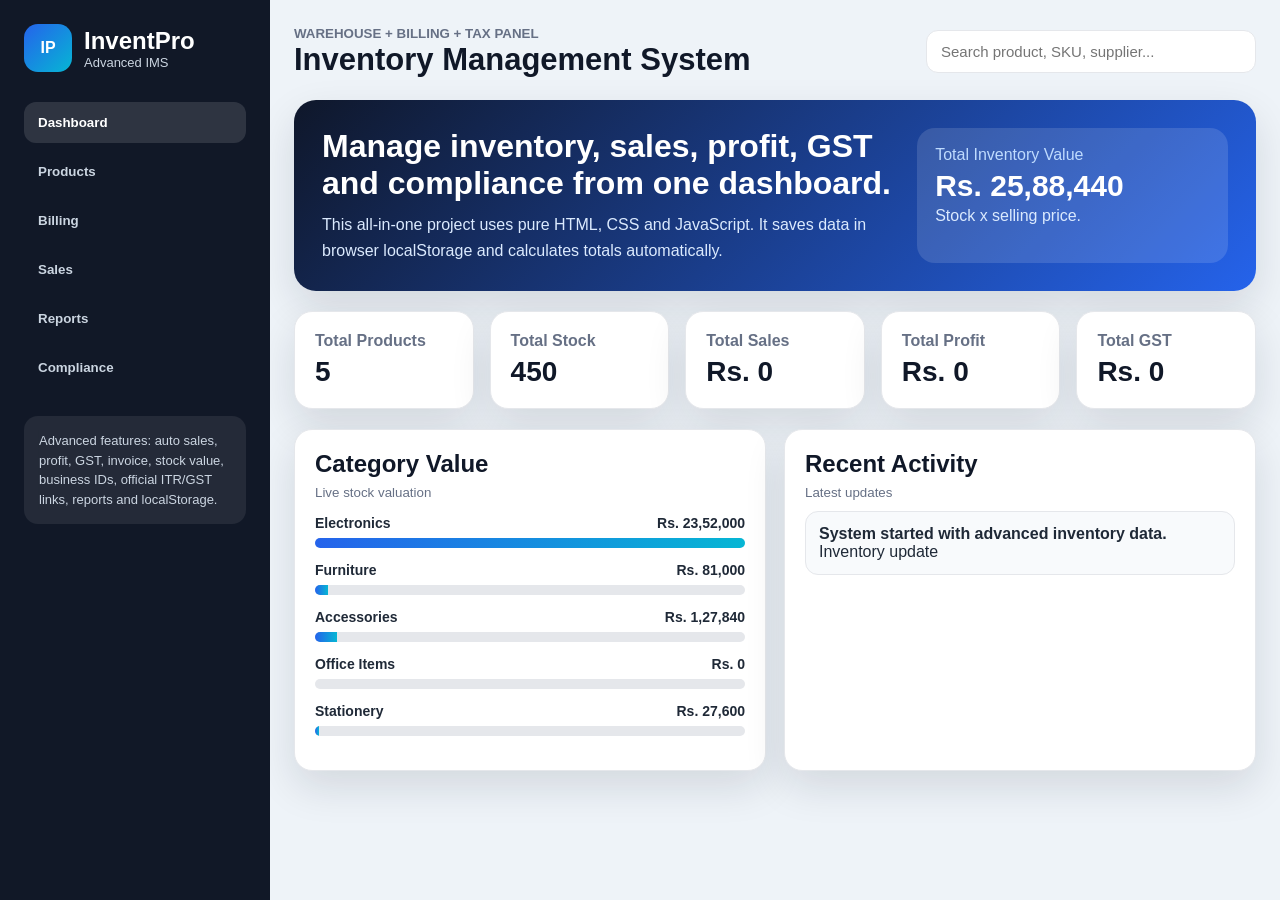
<file: index.html>
<!DOCTYPE html>
<html lang="en">
<head>
  <meta charset="UTF-8">
  <meta name="viewport" content="width=device-width, initial-scale=1.0">
  <title>Advanced Inventory Management System</title>

  <style>
    * { margin: 0; padding: 0; box-sizing: border-box; font-family: "Segoe UI", Arial, sans-serif; }

    :root {
      --bg: #eef3f8;
      --dark: #101828;
      --side: #111827;
      --card: #ffffff;
      --line: #e5e7eb;
      --muted: #667085;
      --blue: #2563eb;
      --cyan: #06b6d4;
      --green: #16a34a;
      --orange: #f97316;
      --red: #dc2626;
      --shadow: 0 16px 40px rgba(16,24,40,.12);
    }

    body { background: var(--bg); color: #1f2937; }

    .app {
      display: grid;
      grid-template-columns: 270px 1fr;
      min-height: 100vh;
    }

    .sidebar {
      background: var(--side);
      color: white;
      padding: 24px;
      position: sticky;
      top: 0;
      height: 100vh;
    }

    .logo {
      display: flex;
      gap: 12px;
      align-items: center;
      margin-bottom: 30px;
    }

    .logo-icon {
      width: 48px;
      height: 48px;
      border-radius: 14px;
      display: grid;
      place-items: center;
      background: linear-gradient(135deg,var(--blue),var(--cyan));
      font-weight: 900;
    }

    .logo p,
    .note {
      color: #cbd5e1;
      font-size: 13px;
    }

    .menu {
      display: grid;
      gap: 8px;
    }

    .menu button {
      border: 0;
      background: transparent;
      color: #cbd5e1;
      text-align: left;
      padding: 13px 14px;
      border-radius: 12px;
      font-weight: 800;
      cursor: pointer;
    }

    .menu button:hover,
    .menu button.active {
      background: rgba(255,255,255,.12);
      color: white;
    }

    .note {
      margin-top: 28px;
      background: rgba(255,255,255,.08);
      padding: 15px;
      border-radius: 14px;
      line-height: 1.5;
    }

    .main { padding: 24px; }

    .topbar {
      display: flex;
      justify-content: space-between;
      align-items: center;
      gap: 15px;
      margin-bottom: 22px;
      flex-wrap: wrap;
    }

    .title small {
      color: var(--muted);
      font-weight: 900;
      text-transform: uppercase;
    }

    .title h1 {
      font-size: 31px;
      color: var(--dark);
    }

    .search {
      width: 330px;
      padding: 12px 14px;
      border: 1px solid var(--line);
      border-radius: 12px;
      outline: 0;
    }

    .btn {
      border: 0;
      padding: 12px 16px;
      border-radius: 12px;
      background: var(--blue);
      color: white;
      font-weight: 900;
      cursor: pointer;
    }

    .btn:hover {
      filter: brightness(.96);
      transform: translateY(-1px);
    }

    .btn.dark { background: #334155; }
    .btn.green { background: var(--green); }
    .btn.red { background: var(--red); }

    .page { display: none; }
    .page.active { display: block; }

    .hero {
      display: grid;
      grid-template-columns: 1.3fr .7fr;
      gap: 18px;
      background: linear-gradient(135deg,#0f172a,#2563eb);
      color: white;
      border-radius: 22px;
      padding: 28px;
      box-shadow: var(--shadow);
      margin-bottom: 20px;
    }

    .hero h2 {
      font-size: 32px;
      margin-bottom: 10px;
    }

    .hero p {
      color: #dbeafe;
      line-height: 1.6;
    }

    .hero-box {
      background: rgba(255,255,255,.13);
      border-radius: 18px;
      padding: 18px;
    }

    .hero-box span { color: #bfdbfe; }

    .hero-box h3 {
      font-size: 30px;
      margin-top: 5px;
    }

    .stats {
      display: grid;
      grid-template-columns: repeat(5,1fr);
      gap: 16px;
      margin-bottom: 20px;
    }

    .card,
    .panel {
      background: var(--card);
      border: 1px solid var(--line);
      border-radius: 18px;
      box-shadow: var(--shadow);
    }

    .card { padding: 20px; }

    .card p {
      color: var(--muted);
      font-weight: 900;
      margin-bottom: 6px;
    }

    .card h2 {
      font-size: 28px;
      color: var(--dark);
    }

    .grid {
      display: grid;
      grid-template-columns: 390px 1fr;
      gap: 18px;
      align-items: start;
    }

    .panel {
      padding: 20px;
      margin-bottom: 18px;
    }

    .panel h2 {
      color: var(--dark);
      margin-bottom: 5px;
    }

    .panel small { color: var(--muted); }

    .form {
      display: grid;
      gap: 13px;
      margin-top: 16px;
    }

    .row {
      display: grid;
      grid-template-columns: 1fr 1fr;
      gap: 12px;
    }

    label {
      font-size: 13px;
      font-weight: 900;
      color: #344054;
      margin-bottom: 7px;
      display: block;
    }

    input,
    select {
      width: 100%;
      padding: 12px;
      border: 1px solid #d0d5dd;
      border-radius: 11px;
      outline: 0;
      font-size: 15px;
      background: white;
    }

    input:focus,
    select:focus {
      border-color: var(--blue);
      box-shadow: 0 0 0 4px rgba(37,99,235,.12);
    }

    .actions,
    .filters {
      display: flex;
      gap: 10px;
      flex-wrap: wrap;
    }

    .msg {
      color: var(--green);
      font-weight: 900;
      min-height: 22px;
    }

    .filters { margin: 16px 0; }

    .chip {
      border: 1px solid var(--line);
      background: white;
      padding: 9px 12px;
      border-radius: 999px;
      font-weight: 900;
      cursor: pointer;
    }

    .chip.active {
      background: var(--dark);
      color: white;
    }

    .table-wrap { overflow-x: auto; }

    table {
      width: 100%;
      min-width: 980px;
      border-collapse: collapse;
    }

    th,
    td {
      padding: 13px;
      border-bottom: 1px solid var(--line);
      text-align: left;
      font-size: 14px;
    }

    th {
      background: #f8fafc;
      color: #667085;
      text-transform: uppercase;
      font-size: 12px;
    }

    tbody tr:hover { background: #f8fafc; }

    .badge {
      padding: 6px 10px;
      border-radius: 999px;
      font-weight: 900;
      font-size: 12px;
      display: inline-block;
    }

    .available { background: #dcfce7; color: #15803d; }
    .low { background: #ffedd5; color: #c2410c; }
    .out { background: #fee2e2; color: #b91c1c; }

    .small {
      border: 0;
      padding: 8px 10px;
      border-radius: 9px;
      font-weight: 900;
      cursor: pointer;
    }

    .sell { background: #dcfce7; color: #15803d; }
    .edit { background: #dbeafe; color: #1d4ed8; }
    .del { background: #fee2e2; color: #b91c1c; }

    .bottom {
      display: grid;
      grid-template-columns: 1fr 1fr;
      gap: 18px;
    }

    .bar { margin: 14px 0; }

    .bar-title {
      display: flex;
      justify-content: space-between;
      font-weight: 900;
      font-size: 14px;
    }

    .track {
      height: 10px;
      background: #e5e7eb;
      border-radius: 99px;
      overflow: hidden;
      margin-top: 7px;
    }

    .fill {
      height: 100%;
      background: linear-gradient(90deg,var(--blue),var(--cyan));
    }

    .activity,
    .link-card {
      background: #f8fafc;
      border: 1px solid var(--line);
      padding: 13px;
      border-radius: 13px;
      margin-top: 10px;
    }

    .link-card a {
      color: var(--blue);
      font-weight: 900;
      text-decoration: none;
    }

    .invoice-box {
      background: white;
      color: #111827;
    }

    .invoice-head {
      display: flex;
      justify-content: space-between;
      gap: 12px;
      flex-wrap: wrap;
      margin: 10px 0 16px;
    }

    @media(max-width:1150px) {
      .app { grid-template-columns: 1fr; }
      .sidebar { height: auto; position: relative; }
      .menu { grid-template-columns: repeat(3,1fr); }
      .grid,
      .hero { grid-template-columns: 1fr; }
      .stats { grid-template-columns: repeat(2,1fr); }
    }

    @media(max-width:720px) {
      .stats,
      .bottom,
      .row { grid-template-columns: 1fr; }

      .search,
      .btn { width: 100%; }

      .topbar { align-items: stretch; }

      .menu { grid-template-columns: 1fr 1fr; }
    }

    @media print {
      body * { visibility: hidden; }

      #invoicePrint,
      #invoicePrint * {
        visibility: visible;
      }

      #invoicePrint {
        position: absolute;
        left: 0;
        top: 0;
        width: 100%;
        box-shadow: none;
        border: 0;
      }
    }
  </style>
</head>

<body>
<div class="app">
  <aside class="sidebar">
    <div class="logo">
      <div class="logo-icon">IP</div>
      <div>
        <h2>InventPro</h2>
        <p>Advanced IMS</p>
      </div>
    </div>

    <div class="menu">
      <button class="active" onclick="showPage('dashboard',this)">Dashboard</button>
      <button onclick="showPage('products',this)">Products</button>
      <button onclick="showPage('billing',this)">Billing</button>
      <button onclick="showPage('sales',this)">Sales</button>
      <button onclick="showPage('reports',this)">Reports</button>
      <button onclick="showPage('compliance',this)">Compliance</button>
    </div>

    <div class="note">
      Advanced features: auto sales, profit, GST, invoice, stock value, business IDs, official ITR/GST links, reports and localStorage.
    </div>
  </aside>

  <main class="main">
    <header class="topbar">
      <div class="title">
        <small>Warehouse + Billing + Tax Panel</small>
        <h1>Inventory Management System</h1>
      </div>

      <input class="search" id="globalSearch" placeholder="Search product, SKU, supplier..." oninput="renderProducts()">
    </header>

    <section id="dashboard" class="page active">
      <div class="hero">
        <div>
          <h2>Manage inventory, sales, profit, GST and compliance from one dashboard.</h2>
          <p>This all-in-one project uses pure HTML, CSS and JavaScript. It saves data in browser localStorage and calculates totals automatically.</p>
        </div>

        <div class="hero-box">
          <span>Total Inventory Value</span>
          <h3 id="inventoryValue">Rs. 0</h3>
          <p>Stock x selling price.</p>
        </div>
      </div>

      <div class="stats">
        <div class="card">
          <p>Total Products</p>
          <h2 id="totalProducts">0</h2>
        </div>

        <div class="card">
          <p>Total Stock</p>
          <h2 id="totalStock">0</h2>
        </div>

        <div class="card">
          <p>Total Sales</p>
          <h2 id="totalSales">Rs. 0</h2>
        </div>

        <div class="card">
          <p>Total Profit</p>
          <h2 id="totalProfit">Rs. 0</h2>
        </div>

        <div class="card">
          <p>Total GST</p>
          <h2 id="totalGST">Rs. 0</h2>
        </div>
      </div>

      <div class="bottom">
        <div class="panel">
          <h2>Category Value</h2>
          <small>Live stock valuation</small>
          <div id="categoryBars"></div>
        </div>

        <div class="panel">
          <h2>Recent Activity</h2>
          <small>Latest updates</small>
          <div id="activityList"></div>
        </div>
      </div>
    </section>

    <section id="products" class="page">
      <div class="grid">
        <div class="panel">
          <h2 id="formTitle">Add Product</h2>
          <small>Cost price enables auto profit calculation</small>

          <form class="form" id="productForm">
            <input type="hidden" id="editId">

            <div>
              <label>Product Name</label>
              <input id="pName" required placeholder="Dell Laptop">
            </div>

            <div class="row">
              <div>
                <label>SKU</label>
                <input id="pSku" required placeholder="LP-1001">
              </div>

              <div>
                <label>Category</label>
                <select id="pCategory" required>
                  <option value="">Select</option>
                  <option>Electronics</option>
                  <option>Furniture</option>
                  <option>Accessories</option>
                  <option>Office Items</option>
                  <option>Stationery</option>
                  <option>General</option>
                </select>
              </div>
            </div>

            <div class="row">
              <div>
                <label>Cost Price</label>
                <input id="pCost" type="number" min="1" required>
              </div>

              <div>
                <label>Selling Price</label>
                <input id="pPrice" type="number" min="1" required>
              </div>
            </div>

            <div class="row">
              <div>
                <label>Stock</label>
                <input id="pStock" type="number" min="0" required>
              </div>

              <div>
                <label>GST Rate (%)</label>
                <input id="pGst" type="number" min="0" value="18" required>
              </div>
            </div>

            <div>
              <label>Supplier</label>
              <input id="pSupplier" required placeholder="TechSource India">
            </div>

            <div class="actions">
              <button class="btn" type="submit" id="saveBtn">Save Product</button>
              <button class="btn dark" type="button" onclick="resetForm()">Clear</button>
            </div>

            <p class="msg" id="msg"></p>
          </form>
        </div>

        <div class="panel">
          <h2>Product Inventory</h2>
          <small>Search, filter, sell, edit and delete</small>

          <div class="filters">
            <button class="chip active" onclick="setFilter('All',this)">All</button>
            <button class="chip" onclick="setFilter('Available',this)">Available</button>
            <button class="chip" onclick="setFilter('Low Stock',this)">Low Stock</button>
            <button class="chip" onclick="setFilter('Out of Stock',this)">Out of Stock</button>
          </div>

          <div class="table-wrap">
            <table>
              <thead>
                <tr>
                  <th>Product</th>
                  <th>Category</th>
                  <th>Stock</th>
                  <th>Cost</th>
                  <th>Sell</th>
                  <th>GST</th>
                  <th>Value</th>
                  <th>Status</th>
                  <th>Action</th>
                </tr>
              </thead>
              <tbody id="productTable"></tbody>
            </table>
          </div>
        </div>
      </div>
    </section>

    <section id="billing" class="page">
      <div class="grid">
        <div class="panel">
          <h2>Customer Billing</h2>
          <small>Invoice calculates subtotal, GST, grand total and profit</small>

          <div class="form">
            <div>
              <label>Customer Name</label>
              <input id="cName" placeholder="Customer name">
            </div>

            <div>
              <label>Phone Number</label>
              <input id="cPhone" placeholder="9876543210">
            </div>

            <div>
              <label>Select Product</label>
              <select id="sellProduct"></select>
            </div>

            <div>
              <label>Quantity</label>
              <input type="number" id="sellQty" min="1" placeholder="1">
            </div>

            <button class="btn green" onclick="addToInvoice()">Add To Invoice</button>
          </div>
        </div>

        <div class="panel invoice-box" id="invoicePrint">
          <h2>Tax Invoice</h2>

          <div class="invoice-head">
            <p><b>Invoice:</b> <span id="invoiceNo"></span></p>
            <p><b>Date:</b> <span id="invoiceDate"></span></p>
            <p><b>Customer:</b> <span id="invoiceCustomer">-</span></p>
          </div>

          <div class="table-wrap">
            <table>
              <thead>
                <tr>
                  <th>Product</th>
                  <th>Qty</th>
                  <th>Rate</th>
                  <th>GST</th>
                  <th>Total</th>
                  <th>Profit</th>
                </tr>
              </thead>
              <tbody id="invoiceTable"></tbody>
            </table>
          </div>

          <h3>Subtotal: <span id="subTotal">Rs. 0</span></h3>
          <h3>GST Total: <span id="gstAmount">Rs. 0</span></h3>
          <h3>Profit: <span id="invoiceProfit">Rs. 0</span></h3>
          <h2>Grand Total: <span id="grandTotal">Rs. 0</span></h2>

          <br>

          <div class="actions">
            <button class="btn" onclick="completeSale()">Save & Print</button>
            <button class="btn dark" onclick="clearInvoice()">Clear</button>
          </div>
        </div>
      </div>
    </section>

    <section id="sales" class="page">
      <div class="panel">
        <h2>Sales History</h2>
        <small>Completed invoices with profit and GST</small>

        <div class="table-wrap">
          <table>
            <thead>
              <tr>
                <th>Invoice</th>
                <th>Customer</th>
                <th>Phone</th>
                <th>Sale</th>
                <th>GST</th>
                <th>Profit</th>
                <th>Date</th>
              </tr>
            </thead>
            <tbody id="salesTable"></tbody>
          </table>
        </div>
      </div>
    </section>

    <section id="reports" class="page">
      <div class="bottom">
        <div class="panel">
          <h2>Stock Report</h2>
          <div id="stockReport"></div>
        </div>

        <div class="panel">
          <h2>Business Summary</h2>
          <div id="summaryReport"></div>
        </div>
      </div>
    </section>

    <section id="compliance" class="page">
      <div class="grid">
        <div class="panel">
          <h2>Business Compliance Details</h2>
          <small>Use your real IDs only in your own browser/project file</small>

          <div class="form">
            <div>
              <label>Business / Firm Name</label>
              <input id="bizName" placeholder="Your business name">
            </div>

            <div class="row">
              <div>
                <label>License Number</label>
                <input id="licenseNo" placeholder="Trade/FSSAI/Shop license no.">
              </div>

              <div>
                <label>GSTIN</label>
                <input id="gstin" placeholder="22AAAAA0000A1Z5">
              </div>
            </div>

            <div class="row">
              <div>
                <label>TIN ID / Legacy Tax ID</label>
                <input id="tinId" placeholder="Optional / legacy">
              </div>

              <div>
                <label>PAN</label>
                <input id="panNo" placeholder="ABCDE1234F">
              </div>
            </div>

            <button class="btn" onclick="saveCompliance()">Save Compliance Details</button>
            <p class="msg" id="complianceMsg"></p>
          </div>
        </div>

        <div class="panel">
          <h2>Official Filing Links</h2>
          <small>Direct official government portals</small>

          <div class="link-card">
            <b>Income Tax ITR Filing Portal</b><br>
            <a href="https://www.incometax.gov.in/iec/foportal/" target="_blank">Open official Income Tax e-Filing portal</a>
          </div>

          <div class="link-card">
            <b>GST Portal</b><br>
            <a href="https://www.gst.gov.in/" target="_blank">Open official GST portal</a>
          </div>

          <div class="link-card">
            <b>Note:</b> This project calculates sales/profit/GST for learning. Verify tax filing details with a CA or official portal before submission.
          </div>
        </div>
      </div>
    </section>
  </main>
</div>

<script src="js/app.js"></script>
</body>
</html>
</file>
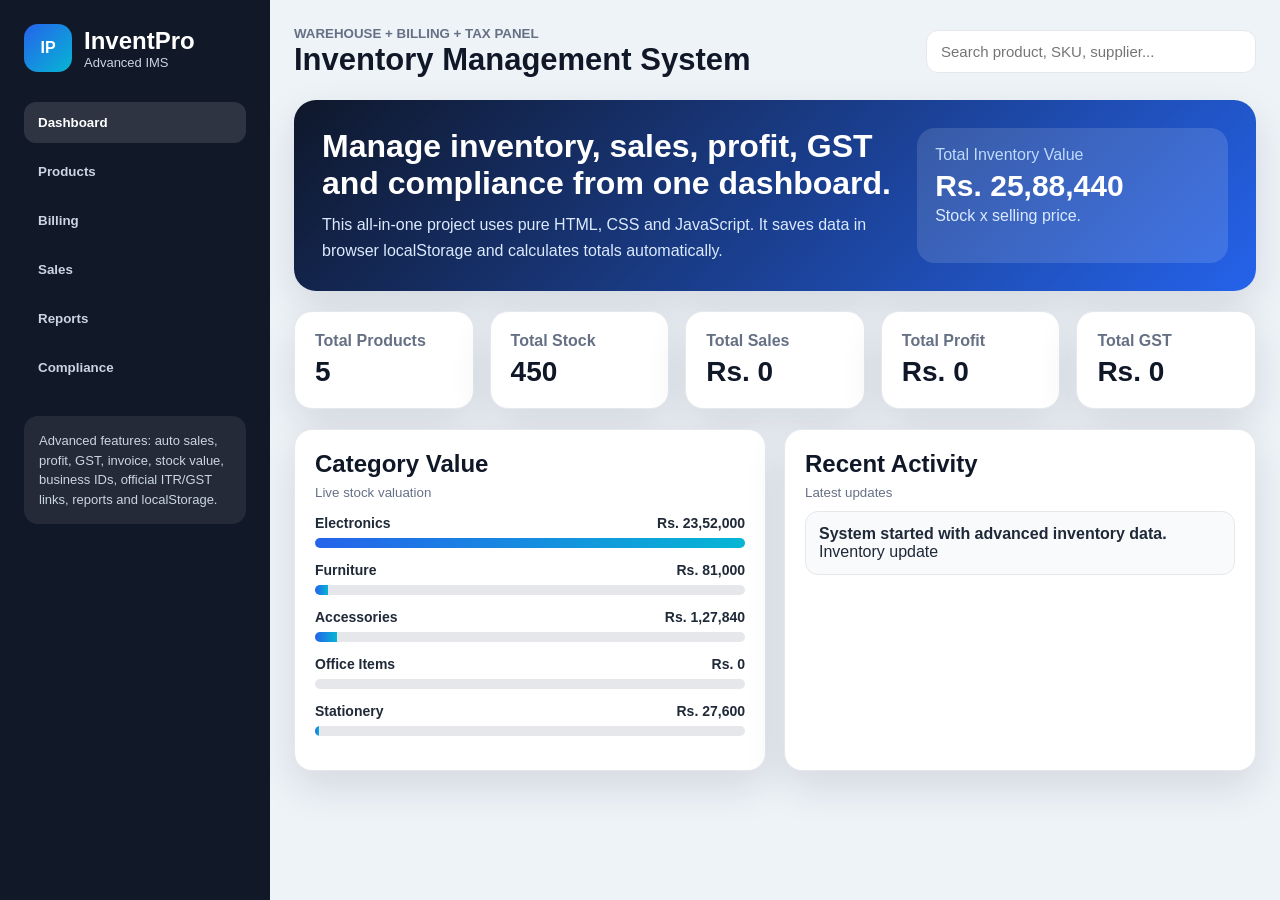
<file: HTML5.HTML>
<!DOCTYPE html>
<html lang="en">
<head>
  <meta charset="UTF-8">
  <meta name="viewport" content="width=device-width, initial-scale=1.0">
  <title>Advanced Inventory Management System</title>

  <style>
    * { margin: 0; padding: 0; box-sizing: border-box; font-family: "Segoe UI", Arial, sans-serif; }

    :root {
      --bg: #eef3f8;
      --dark: #101828;
      --side: #111827;
      --card: #ffffff;
      --line: #e5e7eb;
      --muted: #667085;
      --blue: #2563eb;
      --cyan: #06b6d4;
      --green: #16a34a;
      --orange: #f97316;
      --red: #dc2626;
      --shadow: 0 16px 40px rgba(16,24,40,.12);
    }

    body { background: var(--bg); color: #1f2937; }

    .app {
      display: grid;
      grid-template-columns: 270px 1fr;
      min-height: 100vh;
    }

    .sidebar {
      background: var(--side);
      color: white;
      padding: 24px;
      position: sticky;
      top: 0;
      height: 100vh;
    }

    .logo {
      display: flex;
      gap: 12px;
      align-items: center;
      margin-bottom: 30px;
    }

    .logo-icon {
      width: 48px;
      height: 48px;
      border-radius: 14px;
      display: grid;
      place-items: center;
      background: linear-gradient(135deg,var(--blue),var(--cyan));
      font-weight: 900;
    }

    .logo p,
    .note {
      color: #cbd5e1;
      font-size: 13px;
    }

    .menu {
      display: grid;
      gap: 8px;
    }

    .menu button {
      border: 0;
      background: transparent;
      color: #cbd5e1;
      text-align: left;
      padding: 13px 14px;
      border-radius: 12px;
      font-weight: 800;
      cursor: pointer;
    }

    .menu button:hover,
    .menu button.active {
      background: rgba(255,255,255,.12);
      color: white;
    }

    .note {
      margin-top: 28px;
      background: rgba(255,255,255,.08);
      padding: 15px;
      border-radius: 14px;
      line-height: 1.5;
    }

    .main { padding: 24px; }

    .topbar {
      display: flex;
      justify-content: space-between;
      align-items: center;
      gap: 15px;
      margin-bottom: 22px;
      flex-wrap: wrap;
    }

    .title small {
      color: var(--muted);
      font-weight: 900;
      text-transform: uppercase;
    }

    .title h1 {
      font-size: 31px;
      color: var(--dark);
    }

    .search {
      width: 330px;
      padding: 12px 14px;
      border: 1px solid var(--line);
      border-radius: 12px;
      outline: 0;
    }

    .btn {
      border: 0;
      padding: 12px 16px;
      border-radius: 12px;
      background: var(--blue);
      color: white;
      font-weight: 900;
      cursor: pointer;
    }

    .btn:hover {
      filter: brightness(.96);
      transform: translateY(-1px);
    }

    .btn.dark { background: #334155; }
    .btn.green { background: var(--green); }
    .btn.red { background: var(--red); }

    .page { display: none; }
    .page.active { display: block; }

    .hero {
      display: grid;
      grid-template-columns: 1.3fr .7fr;
      gap: 18px;
      background: linear-gradient(135deg,#0f172a,#2563eb);
      color: white;
      border-radius: 22px;
      padding: 28px;
      box-shadow: var(--shadow);
      margin-bottom: 20px;
    }

    .hero h2 {
      font-size: 32px;
      margin-bottom: 10px;
    }

    .hero p {
      color: #dbeafe;
      line-height: 1.6;
    }

    .hero-box {
      background: rgba(255,255,255,.13);
      border-radius: 18px;
      padding: 18px;
    }

    .hero-box span { color: #bfdbfe; }

    .hero-box h3 {
      font-size: 30px;
      margin-top: 5px;
    }

    .stats {
      display: grid;
      grid-template-columns: repeat(5,1fr);
      gap: 16px;
      margin-bottom: 20px;
    }

    .card,
    .panel {
      background: var(--card);
      border: 1px solid var(--line);
      border-radius: 18px;
      box-shadow: var(--shadow);
    }

    .card { padding: 20px; }

    .card p {
      color: var(--muted);
      font-weight: 900;
      margin-bottom: 6px;
    }

    .card h2 {
      font-size: 28px;
      color: var(--dark);
    }

    .grid {
      display: grid;
      grid-template-columns: 390px 1fr;
      gap: 18px;
      align-items: start;
    }

    .panel {
      padding: 20px;
      margin-bottom: 18px;
    }

    .panel h2 {
      color: var(--dark);
      margin-bottom: 5px;
    }

    .panel small { color: var(--muted); }

    .form {
      display: grid;
      gap: 13px;
      margin-top: 16px;
    }

    .row {
      display: grid;
      grid-template-columns: 1fr 1fr;
      gap: 12px;
    }

    label {
      font-size: 13px;
      font-weight: 900;
      color: #344054;
      margin-bottom: 7px;
      display: block;
    }

    input,
    select {
      width: 100%;
      padding: 12px;
      border: 1px solid #d0d5dd;
      border-radius: 11px;
      outline: 0;
      font-size: 15px;
      background: white;
    }

    input:focus,
    select:focus {
      border-color: var(--blue);
      box-shadow: 0 0 0 4px rgba(37,99,235,.12);
    }

    .actions,
    .filters {
      display: flex;
      gap: 10px;
      flex-wrap: wrap;
    }

    .msg {
      color: var(--green);
      font-weight: 900;
      min-height: 22px;
    }

    .filters { margin: 16px 0; }

    .chip {
      border: 1px solid var(--line);
      background: white;
      padding: 9px 12px;
      border-radius: 999px;
      font-weight: 900;
      cursor: pointer;
    }

    .chip.active {
      background: var(--dark);
      color: white;
    }

    .table-wrap { overflow-x: auto; }

    table {
      width: 100%;
      min-width: 980px;
      border-collapse: collapse;
    }

    th,
    td {
      padding: 13px;
      border-bottom: 1px solid var(--line);
      text-align: left;
      font-size: 14px;
    }

    th {
      background: #f8fafc;
      color: #667085;
      text-transform: uppercase;
      font-size: 12px;
    }

    tbody tr:hover { background: #f8fafc; }

    .badge {
      padding: 6px 10px;
      border-radius: 999px;
      font-weight: 900;
      font-size: 12px;
      display: inline-block;
    }

    .available { background: #dcfce7; color: #15803d; }
    .low { background: #ffedd5; color: #c2410c; }
    .out { background: #fee2e2; color: #b91c1c; }

    .small {
      border: 0;
      padding: 8px 10px;
      border-radius: 9px;
      font-weight: 900;
      cursor: pointer;
    }

    .sell { background: #dcfce7; color: #15803d; }
    .edit { background: #dbeafe; color: #1d4ed8; }
    .del { background: #fee2e2; color: #b91c1c; }

    .bottom {
      display: grid;
      grid-template-columns: 1fr 1fr;
      gap: 18px;
    }

    .bar { margin: 14px 0; }

    .bar-title {
      display: flex;
      justify-content: space-between;
      font-weight: 900;
      font-size: 14px;
    }

    .track {
      height: 10px;
      background: #e5e7eb;
      border-radius: 99px;
      overflow: hidden;
      margin-top: 7px;
    }

    .fill {
      height: 100%;
      background: linear-gradient(90deg,var(--blue),var(--cyan));
    }

    .activity,
    .link-card {
      background: #f8fafc;
      border: 1px solid var(--line);
      padding: 13px;
      border-radius: 13px;
      margin-top: 10px;
    }

    .link-card a {
      color: var(--blue);
      font-weight: 900;
      text-decoration: none;
    }

    .invoice-box {
      background: white;
      color: #111827;
    }

    .invoice-head {
      display: flex;
      justify-content: space-between;
      gap: 12px;
      flex-wrap: wrap;
      margin: 10px 0 16px;
    }

    @media(max-width:1150px) {
      .app { grid-template-columns: 1fr; }
      .sidebar { height: auto; position: relative; }
      .menu { grid-template-columns: repeat(3,1fr); }
      .grid,
      .hero { grid-template-columns: 1fr; }
      .stats { grid-template-columns: repeat(2,1fr); }
    }

    @media(max-width:720px) {
      .stats,
      .bottom,
      .row { grid-template-columns: 1fr; }

      .search,
      .btn { width: 100%; }

      .topbar { align-items: stretch; }

      .menu { grid-template-columns: 1fr 1fr; }
    }

    @media print {
      body * { visibility: hidden; }

      #invoicePrint,
      #invoicePrint * {
        visibility: visible;
      }

      #invoicePrint {
        position: absolute;
        left: 0;
        top: 0;
        width: 100%;
        box-shadow: none;
        border: 0;
      }
    }
  </style>
</head>

<body>
<div class="app">
  <aside class="sidebar">
    <div class="logo">
      <div class="logo-icon">IP</div>
      <div>
        <h2>InventPro</h2>
        <p>Advanced IMS</p>
      </div>
    </div>

    <div class="menu">
      <button class="active" onclick="showPage('dashboard',this)">Dashboard</button>
      <button onclick="showPage('products',this)">Products</button>
      <button onclick="showPage('billing',this)">Billing</button>
      <button onclick="showPage('sales',this)">Sales</button>
      <button onclick="showPage('reports',this)">Reports</button>
      <button onclick="showPage('compliance',this)">Compliance</button>
    </div>

    <div class="note">
      Advanced features: auto sales, profit, GST, invoice, stock value, business IDs, official ITR/GST links, reports and localStorage.
    </div>
  </aside>

  <main class="main">
    <header class="topbar">
      <div class="title">
        <small>Warehouse + Billing + Tax Panel</small>
        <h1>Inventory Management System</h1>
      </div>

      <input class="search" id="globalSearch" placeholder="Search product, SKU, supplier..." oninput="renderProducts()">
    </header>

    <section id="dashboard" class="page active">
      <div class="hero">
        <div>
          <h2>Manage inventory, sales, profit, GST and compliance from one dashboard.</h2>
          <p>This all-in-one project uses pure HTML, CSS and JavaScript. It saves data in browser localStorage and calculates totals automatically.</p>
        </div>

        <div class="hero-box">
          <span>Total Inventory Value</span>
          <h3 id="inventoryValue">Rs. 0</h3>
          <p>Stock x selling price.</p>
        </div>
      </div>

      <div class="stats">
        <div class="card">
          <p>Total Products</p>
          <h2 id="totalProducts">0</h2>
        </div>

        <div class="card">
          <p>Total Stock</p>
          <h2 id="totalStock">0</h2>
        </div>

        <div class="card">
          <p>Total Sales</p>
          <h2 id="totalSales">Rs. 0</h2>
        </div>

        <div class="card">
          <p>Total Profit</p>
          <h2 id="totalProfit">Rs. 0</h2>
        </div>

        <div class="card">
          <p>Total GST</p>
          <h2 id="totalGST">Rs. 0</h2>
        </div>
      </div>

      <div class="bottom">
        <div class="panel">
          <h2>Category Value</h2>
          <small>Live stock valuation</small>
          <div id="categoryBars"></div>
        </div>

        <div class="panel">
          <h2>Recent Activity</h2>
          <small>Latest updates</small>
          <div id="activityList"></div>
        </div>
      </div>
    </section>

    <section id="products" class="page">
      <div class="grid">
        <div class="panel">
          <h2 id="formTitle">Add Product</h2>
          <small>Cost price enables auto profit calculation</small>

          <form class="form" id="productForm">
            <input type="hidden" id="editId">

            <div>
              <label>Product Name</label>
              <input id="pName" required placeholder="Dell Laptop">
            </div>

            <div class="row">
              <div>
                <label>SKU</label>
                <input id="pSku" required placeholder="LP-1001">
              </div>

              <div>
                <label>Category</label>
                <select id="pCategory" required>
                  <option value="">Select</option>
                  <option>Electronics</option>
                  <option>Furniture</option>
                  <option>Accessories</option>
                  <option>Office Items</option>
                  <option>Stationery</option>
                  <option>General</option>
                </select>
              </div>
            </div>

            <div class="row">
              <div>
                <label>Cost Price</label>
                <input id="pCost" type="number" min="1" required>
              </div>

              <div>
                <label>Selling Price</label>
                <input id="pPrice" type="number" min="1" required>
              </div>
            </div>

            <div class="row">
              <div>
                <label>Stock</label>
                <input id="pStock" type="number" min="0" required>
              </div>

              <div>
                <label>GST Rate (%)</label>
                <input id="pGst" type="number" min="0" value="18" required>
              </div>
            </div>

            <div>
              <label>Supplier</label>
              <input id="pSupplier" required placeholder="TechSource India">
            </div>

            <div class="actions">
              <button class="btn" type="submit" id="saveBtn">Save Product</button>
              <button class="btn dark" type="button" onclick="resetForm()">Clear</button>
            </div>

            <p class="msg" id="msg"></p>
          </form>
        </div>

        <div class="panel">
          <h2>Product Inventory</h2>
          <small>Search, filter, sell, edit and delete</small>

          <div class="filters">
            <button class="chip active" onclick="setFilter('All',this)">All</button>
            <button class="chip" onclick="setFilter('Available',this)">Available</button>
            <button class="chip" onclick="setFilter('Low Stock',this)">Low Stock</button>
            <button class="chip" onclick="setFilter('Out of Stock',this)">Out of Stock</button>
          </div>

          <div class="table-wrap">
            <table>
              <thead>
                <tr>
                  <th>Product</th>
                  <th>Category</th>
                  <th>Stock</th>
                  <th>Cost</th>
                  <th>Sell</th>
                  <th>GST</th>
                  <th>Value</th>
                  <th>Status</th>
                  <th>Action</th>
                </tr>
              </thead>
              <tbody id="productTable"></tbody>
            </table>
          </div>
        </div>
      </div>
    </section>

    <section id="billing" class="page">
      <div class="grid">
        <div class="panel">
          <h2>Customer Billing</h2>
          <small>Invoice calculates subtotal, GST, grand total and profit</small>

          <div class="form">
            <div>
              <label>Customer Name</label>
              <input id="cName" placeholder="Customer name">
            </div>

            <div>
              <label>Phone Number</label>
              <input id="cPhone" placeholder="9876543210">
            </div>

            <div>
              <label>Select Product</label>
              <select id="sellProduct"></select>
            </div>

            <div>
              <label>Quantity</label>
              <input type="number" id="sellQty" min="1" placeholder="1">
            </div>

            <button class="btn green" onclick="addToInvoice()">Add To Invoice</button>
          </div>
        </div>

        <div class="panel invoice-box" id="invoicePrint">
          <h2>Tax Invoice</h2>

          <div class="invoice-head">
            <p><b>Invoice:</b> <span id="invoiceNo"></span></p>
            <p><b>Date:</b> <span id="invoiceDate"></span></p>
            <p><b>Customer:</b> <span id="invoiceCustomer">-</span></p>
          </div>

          <div class="table-wrap">
            <table>
              <thead>
                <tr>
                  <th>Product</th>
                  <th>Qty</th>
                  <th>Rate</th>
                  <th>GST</th>
                  <th>Total</th>
                  <th>Profit</th>
                </tr>
              </thead>
              <tbody id="invoiceTable"></tbody>
            </table>
          </div>

          <h3>Subtotal: <span id="subTotal">Rs. 0</span></h3>
          <h3>GST Total: <span id="gstAmount">Rs. 0</span></h3>
          <h3>Profit: <span id="invoiceProfit">Rs. 0</span></h3>
          <h2>Grand Total: <span id="grandTotal">Rs. 0</span></h2>

          <br>

          <div class="actions">
            <button class="btn" onclick="completeSale()">Save & Print</button>
            <button class="btn dark" onclick="clearInvoice()">Clear</button>
          </div>
        </div>
      </div>
    </section>

    <section id="sales" class="page">
      <div class="panel">
        <h2>Sales History</h2>
        <small>Completed invoices with profit and GST</small>

        <div class="table-wrap">
          <table>
            <thead>
              <tr>
                <th>Invoice</th>
                <th>Customer</th>
                <th>Phone</th>
                <th>Sale</th>
                <th>GST</th>
                <th>Profit</th>
                <th>Date</th>
              </tr>
            </thead>
            <tbody id="salesTable"></tbody>
          </table>
        </div>
      </div>
    </section>

    <section id="reports" class="page">
      <div class="bottom">
        <div class="panel">
          <h2>Stock Report</h2>
          <div id="stockReport"></div>
        </div>

        <div class="panel">
          <h2>Business Summary</h2>
          <div id="summaryReport"></div>
        </div>
      </div>
    </section>

    <section id="compliance" class="page">
      <div class="grid">
        <div class="panel">
          <h2>Business Compliance Details</h2>
          <small>Use your real IDs only in your own browser/project file</small>

          <div class="form">
            <div>
              <label>Business / Firm Name</label>
              <input id="bizName" placeholder="Your business name">
            </div>

            <div class="row">
              <div>
                <label>License Number</label>
                <input id="licenseNo" placeholder="Trade/FSSAI/Shop license no.">
              </div>

              <div>
                <label>GSTIN</label>
                <input id="gstin" placeholder="22AAAAA0000A1Z5">
              </div>
            </div>

            <div class="row">
              <div>
                <label>TIN ID / Legacy Tax ID</label>
                <input id="tinId" placeholder="Optional / legacy">
              </div>

              <div>
                <label>PAN</label>
                <input id="panNo" placeholder="ABCDE1234F">
              </div>
            </div>

            <button class="btn" onclick="saveCompliance()">Save Compliance Details</button>
            <p class="msg" id="complianceMsg"></p>
          </div>
        </div>

        <div class="panel">
          <h2>Official Filing Links</h2>
          <small>Direct official government portals</small>

          <div class="link-card">
            <b>Income Tax ITR Filing Portal</b><br>
            <a href="https://www.incometax.gov.in/iec/foportal/" target="_blank">Open official Income Tax e-Filing portal</a>
          </div>

          <div class="link-card">
            <b>GST Portal</b><br>
            <a href="https://www.gst.gov.in/" target="_blank">Open official GST portal</a>
          </div>

          <div class="link-card">
            <b>Note:</b> This project calculates sales/profit/GST for learning. Verify tax filing details with a CA or official portal before submission.
          </div>
        </div>
      </div>
    </section>
  </main>
</div>

<script>
const sampleProducts = [
  { id: 1, name: "Dell Inspiron Laptop", sku: "LP-1001", category: "Electronics", cost: 50000, price: 56000, stock: 42, gst: 18, supplier: "TechSource India" },
  { id: 2, name: "Office Chair Premium", sku: "FR-2024", category: "Furniture", cost: 3200, price: 4500, stock: 18, gst: 18, supplier: "WorkFit Furnishings" },
  { id: 3, name: "Wireless Mouse", sku: "AC-3311", category: "Accessories", cost: 450, price: 799, stock: 160, gst: 18, supplier: "CorePack Supplies" },
  { id: 4, name: "HP Laser Printer", sku: "PR-7782", category: "Office Items", cost: 12000, price: 14999, stock: 0, gst: 18, supplier: "OfficeHub Traders" },
  { id: 5, name: "A4 Notebook Pack", sku: "ST-5050", category: "Stationery", cost: 80, price: 120, stock: 230, gst: 12, supplier: "PaperLine Distributors" }
];

let products = JSON.parse(localStorage.getItem("advProducts")) || sampleProducts;
let sales = JSON.parse(localStorage.getItem("advSales")) || [];
let activities = JSON.parse(localStorage.getItem("advActivities")) || ["System started with advanced inventory data."];
let compliance = JSON.parse(localStorage.getItem("advCompliance")) || {};
let invoice = [];
let filter = "All";

function money(n) {
  return "Rs. " + Number(n || 0).toLocaleString("en-IN", { maximumFractionDigits: 2 });
}

function save() {
  localStorage.setItem("advProducts", JSON.stringify(products));
  localStorage.setItem("advSales", JSON.stringify(sales));
  localStorage.setItem("advActivities", JSON.stringify(activities));
  localStorage.setItem("advCompliance", JSON.stringify(compliance));
}

function activity(text) {
  activities.unshift(text);
  activities = activities.slice(0, 6);
  save();
}

function status(stock) {
  if (stock === 0) return "Out of Stock";
  if (stock <= 20) return "Low Stock";
  return "Available";
}

function statusClass(statusText) {
  return statusText === "Available" ? "available" : statusText === "Low Stock" ? "low" : "out";
}

function showPage(id, btn) {
  document.querySelectorAll(".page").forEach(page => page.classList.remove("active"));
  document.getElementById(id).classList.add("active");

  document.querySelectorAll(".menu button").forEach(button => button.classList.remove("active"));
  btn.classList.add("active");

  renderAll();
}

productForm.addEventListener("submit", function(event) {
  event.preventDefault();

  const id = editId.value;

  const product = {
    id: id ? Number(id) : Date.now(),
    name: pName.value.trim(),
    sku: pSku.value.trim(),
    category: pCategory.value,
    cost: Number(pCost.value),
    price: Number(pPrice.value),
    stock: Number(pStock.value),
    gst: Number(pGst.value),
    supplier: pSupplier.value.trim()
  };

  if (id) {
    products = products.map(item => item.id === product.id ? product : item);
    activity(product.name + " updated.");
  } else {
    products.push(product);
    activity(product.name + " added.");
  }

  save();
  resetForm();
  renderAll();
  msg.textContent = "Product saved successfully.";
});

function resetForm() {
  productForm.reset();
  editId.value = "";
  pGst.value = 18;
  formTitle.textContent = "Add Product";
  saveBtn.textContent = "Save Product";
}

function editProduct(id) {
  const product = products.find(item => item.id === id);

  editId.value = product.id;
  pName.value = product.name;
  pSku.value = product.sku;
  pCategory.value = product.category;
  pCost.value = product.cost;
  pPrice.value = product.price;
  pStock.value = product.stock;
  pGst.value = product.gst;
  pSupplier.value = product.supplier;

  formTitle.textContent = "Edit Product";
  saveBtn.textContent = "Update Product";

  showPage("products", document.querySelectorAll(".menu button")[1]);
}

function deleteProduct(id) {
  if (!confirm("Delete this product?")) return;

  const product = products.find(item => item.id === id);
  products = products.filter(item => item.id !== id);

  activity(product.name + " deleted.");
  save();
  renderAll();
}

function sellNow(id) {
  showPage("billing", document.querySelectorAll(".menu button")[2]);
  sellProduct.value = id;
  sellQty.focus();
}

function setFilter(selectedFilter, btn) {
  filter = selectedFilter;

  document.querySelectorAll(".chip").forEach(chip => chip.classList.remove("active"));
  btn.classList.add("active");

  renderProducts();
}

function renderProducts() {
  const query = globalSearch.value.toLowerCase();
  productTable.innerHTML = "";

  const list = products.filter(product => {
    const currentStatus = status(product.stock);
    const searchableText = (product.name + product.sku + product.category + product.supplier).toLowerCase();

    return searchableText.includes(query) && (filter === "All" || filter === currentStatus);
  });

  if (!list.length) {
    productTable.innerHTML = "<tr><td colspan='9'>No products found.</td></tr>";
    return;
  }

  list.forEach(product => {
    const currentStatus = status(product.stock);

    productTable.innerHTML += `
      <tr>
        <td><b>${product.name}</b><br><small>${product.sku}</small></td>
        <td>${product.category}</td>
        <td>${product.stock}</td>
        <td>${money(product.cost)}</td>
        <td>${money(product.price)}</td>
        <td>${product.gst}%</td>
        <td>${money(product.price * product.stock)}</td>
        <td><span class="badge ${statusClass(currentStatus)}">${currentStatus}</span></td>
        <td>
          <div class="actions">
            <button class="small sell" onclick="sellNow(${product.id})">Sell</button>
            <button class="small edit" onclick="editProduct(${product.id})">Edit</button>
            <button class="small del" onclick="deleteProduct(${product.id})">Delete</button>
          </div>
        </td>
      </tr>
    `;
  });
}

function renderDashboard() {
  const totalStockValue = products.reduce((sum, product) => sum + product.stock, 0);
  const totalInventoryValue = products.reduce((sum, product) => sum + product.stock * product.price, 0);
  const totalSaleValue = sales.reduce((sum, sale) => sum + sale.total, 0);
  const totalProfitValue = sales.reduce((sum, sale) => sum + sale.profit, 0);
  const totalGSTValue = sales.reduce((sum, sale) => sum + sale.gst, 0);

  totalProducts.textContent = products.length;
  totalStock.textContent = totalStockValue;
  totalSales.textContent = money(totalSaleValue);
  totalProfit.textContent = money(totalProfitValue);
  totalGST.textContent = money(totalGSTValue);
  inventoryValue.textContent = money(totalInventoryValue);

  renderBars();
  renderActivities();
  renderReports();
}

function renderBars() {
  const totals = {};

  products.forEach(product => {
    totals[product.category] = (totals[product.category] || 0) + product.stock * product.price;
  });

  const max = Math.max(...Object.values(totals), 1);
  categoryBars.innerHTML = "";

  Object.keys(totals).forEach(category => {
    const percent = Math.round((totals[category] / max) * 100);

    categoryBars.innerHTML += `
      <div class="bar">
        <div class="bar-title">
          <span>${category}</span>
          <span>${money(totals[category])}</span>
        </div>
        <div class="track">
          <div class="fill" style="width:${percent}%"></div>
        </div>
      </div>
    `;
  });
}

function renderActivities() {
  activityList.innerHTML = activities.map(item => `
    <div class="activity">
      <b>${item}</b><br>
      <span>Inventory update</span>
    </div>
  `).join("");
}

function renderSellSelect() {
  sellProduct.innerHTML = products.map(product => `
    <option value="${product.id}">${product.name} - Stock ${product.stock}</option>
  `).join("");
}

function addToInvoice() {
  const id = Number(sellProduct.value);
  const qty = Number(sellQty.value);
  const product = products.find(item => item.id === id);

  if (!cName.value.trim()) {
    alert("Enter customer name");
    return;
  }

  if (!qty || qty <= 0) {
    alert("Enter valid quantity");
    return;
  }

  if (qty > product.stock) {
    alert("Not enough stock");
    return;
  }

  product.stock -= qty;

  const taxableAmount = product.price * qty;
  const gstAmount = taxableAmount * product.gst / 100;
  const profitAmount = (product.price - product.cost) * qty;

  invoice.push({
    name: product.name,
    qty: qty,
    price: product.price,
    gst: gstAmount,
    total: taxableAmount + gstAmount,
    profit: profitAmount
  });

  invoiceCustomer.textContent = cName.value;

  activity(qty + " " + product.name + " added to invoice.");
  save();
  renderInvoice();
  renderAll();
}

function renderInvoice() {
  invoiceTable.innerHTML = "";

  let subtotal = 0;
  let gst = 0;
  let profit = 0;

  invoice.forEach(item => {
    subtotal += item.price * item.qty;
    gst += item.gst;
    profit += item.profit;

    invoiceTable.innerHTML += `
      <tr>
        <td>${item.name}</td>
        <td>${item.qty}</td>
        <td>${money(item.price)}</td>
        <td>${money(item.gst)}</td>
        <td>${money(item.total)}</td>
        <td>${money(item.profit)}</td>
      </tr>
    `;
  });

  subTotal.textContent = money(subtotal);
  gstAmount.textContent = money(gst);
  invoiceProfit.textContent = money(profit);
  grandTotal.textContent = money(subtotal + gst);
}

function completeSale() {
  if (!invoice.length) {
    alert("Invoice is empty");
    return;
  }

  const subtotal = invoice.reduce((sum, item) => sum + item.price * item.qty, 0);
  const gst = invoice.reduce((sum, item) => sum + item.gst, 0);
  const profit = invoice.reduce((sum, item) => sum + item.profit, 0);
  const total = subtotal + gst;

  sales.unshift({
    invoice: invoiceNo.textContent,
    customer: cName.value || "Walk-in",
    phone: cPhone.value || "-",
    total: total,
    gst: gst,
    profit: profit,
    date: new Date().toLocaleString()
  });

  activity("Invoice " + invoiceNo.textContent + " completed.");

  invoice = [];
  save();
  renderInvoice();
  renderAll();
  window.print();
  newInvoice();
}

function clearInvoice() {
  invoice = [];
  renderInvoice();
  newInvoice();
}

function newInvoice() {
  invoiceNo.textContent = "INV-" + Math.floor(100000 + Math.random() * 900000);
  invoiceDate.textContent = new Date().toLocaleString();
}

function renderSales() {
  salesTable.innerHTML = sales.map(sale => `
    <tr>
      <td>${sale.invoice}</td>
      <td>${sale.customer}</td>
      <td>${sale.phone}</td>
      <td>${money(sale.total)}</td>
      <td>${money(sale.gst)}</td>
      <td>${money(sale.profit)}</td>
      <td>${sale.date}</td>
    </tr>
  `).join("") || "<tr><td colspan='7'>No sales yet.</td></tr>";
}

function renderReports() {
  const out = products.filter(product => product.stock === 0).length;
  const low = products.filter(product => product.stock > 0 && product.stock <= 20).length;
  const available = products.filter(product => product.stock > 20).length;

  const totalProfitValue = sales.reduce((sum, sale) => sum + sale.profit, 0);
  const totalGSTValue = sales.reduce((sum, sale) => sum + sale.gst, 0);

  stockReport.innerHTML = `
    <div class="activity"><b>Available:</b> ${available}</div>
    <div class="activity"><b>Low Stock:</b> ${low}</div>
    <div class="activity"><b>Out of Stock:</b> ${out}</div>
  `;

  summaryReport.innerHTML = `
    <div class="activity"><b>Total Profit:</b> ${money(totalProfitValue)}</div>
    <div class="activity"><b>Total GST Collected:</b> ${money(totalGSTValue)}</div>
    <div class="activity"><b>Total Invoices:</b> ${sales.length}</div>
  `;
}

function saveCompliance() {
  compliance = {
    bizName: bizName.value,
    licenseNo: licenseNo.value,
    gstin: gstin.value,
    tinId: tinId.value,
    panNo: panNo.value
  };

  save();
  complianceMsg.textContent = "Compliance details saved in browser.";
}

function loadCompliance() {
  bizName.value = compliance.bizName || "";
  licenseNo.value = compliance.licenseNo || "";
  gstin.value = compliance.gstin || "";
  tinId.value = compliance.tinId || "";
  panNo.value = compliance.panNo || "";
}

function renderAll() {
  renderProducts();
  renderDashboard();
  renderSellSelect();
  renderSales();
  renderInvoice();
  loadCompliance();
}

newInvoice();
renderAll();
</script>
</body>
</html>
</file>
